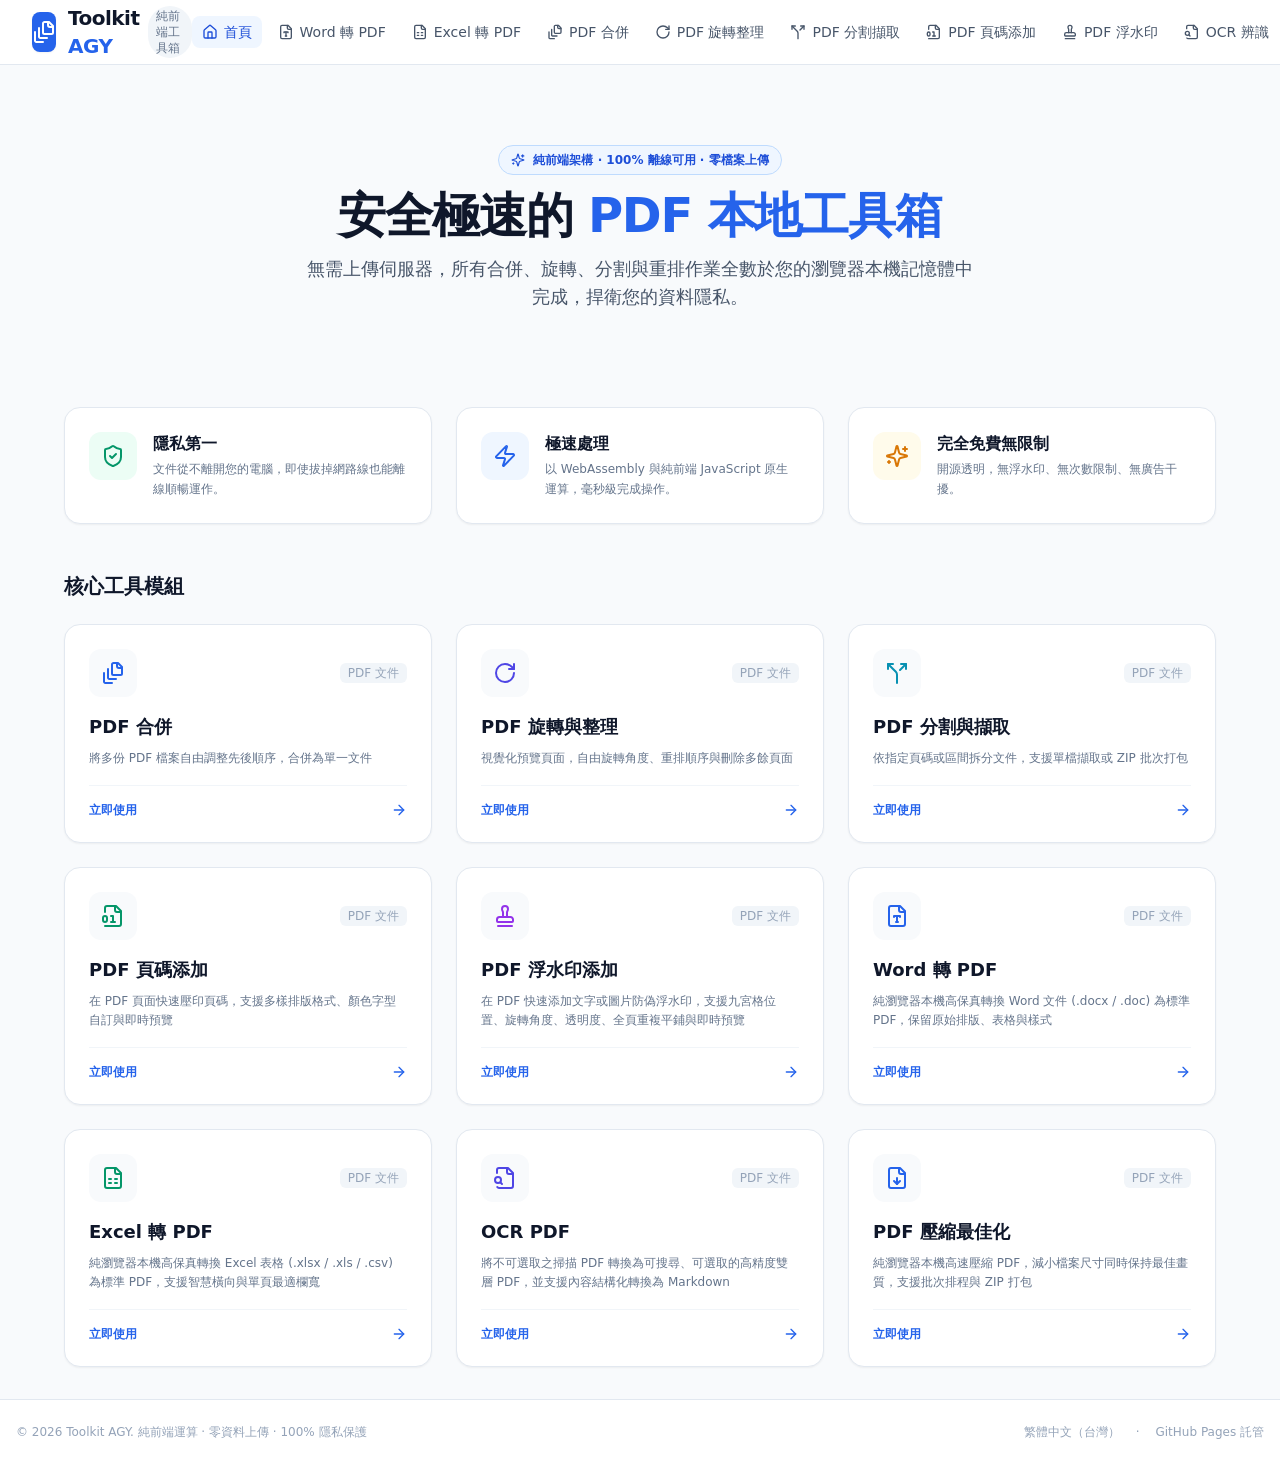
<file: index.html>
<!DOCTYPE html>
<html lang="zh-TW">
  <head>
    <meta charset="UTF-8" />
    <link rel="icon" type="image/svg+xml" href="./favicon.svg" />
    <meta name="viewport" content="width=device-width, initial-scale=1.0" />
    <meta name="description" content="Toolkit AGY - 純前端安全隱私 PDF 工具箱，支援 PDF 合併、分割與旋轉整理" />
    <title>Toolkit AGY - 純前端 PDF 工具箱</title>
    <script type="module" crossorigin src="./assets/index-D7gpKsRd.js"></script>
    <link rel="modulepreload" crossorigin href="./assets/react-vendor-D8_orAiP.js">
    <link rel="modulepreload" crossorigin href="./assets/lucide-DK7LSY31.js">
    <link rel="modulepreload" crossorigin href="./assets/pdf-lib-Cm4NnLkA.js">
    <link rel="modulepreload" crossorigin href="./assets/jszip-D7Kx0HE0.js">
    <link rel="stylesheet" crossorigin href="./assets/index-hYMmuWh2.css">
  </head>
  <body class="bg-slate-50 text-slate-800 antialiased min-h-screen">
    <div id="root"></div>
  </body>
</html>
</file>
<file: assets/index-hYMmuWh2.css>
*,:before,:after{--tw-border-spacing-x: 0;--tw-border-spacing-y: 0;--tw-translate-x: 0;--tw-translate-y: 0;--tw-rotate: 0;--tw-skew-x: 0;--tw-skew-y: 0;--tw-scale-x: 1;--tw-scale-y: 1;--tw-pan-x: ;--tw-pan-y: ;--tw-pinch-zoom: ;--tw-scroll-snap-strictness: proximity;--tw-gradient-from-position: ;--tw-gradient-via-position: ;--tw-gradient-to-position: ;--tw-ordinal: ;--tw-slashed-zero: ;--tw-numeric-figure: ;--tw-numeric-spacing: ;--tw-numeric-fraction: ;--tw-ring-inset: ;--tw-ring-offset-width: 0px;--tw-ring-offset-color: #fff;--tw-ring-color: rgb(59 130 246 / .5);--tw-ring-offset-shadow: 0 0 #0000;--tw-ring-shadow: 0 0 #0000;--tw-shadow: 0 0 #0000;--tw-shadow-colored: 0 0 #0000;--tw-blur: ;--tw-brightness: ;--tw-contrast: ;--tw-grayscale: ;--tw-hue-rotate: ;--tw-invert: ;--tw-saturate: ;--tw-sepia: ;--tw-drop-shadow: ;--tw-backdrop-blur: ;--tw-backdrop-brightness: ;--tw-backdrop-contrast: ;--tw-backdrop-grayscale: ;--tw-backdrop-hue-rotate: ;--tw-backdrop-invert: ;--tw-backdrop-opacity: ;--tw-backdrop-saturate: ;--tw-backdrop-sepia: ;--tw-contain-size: ;--tw-contain-layout: ;--tw-contain-paint: ;--tw-contain-style: }::backdrop{--tw-border-spacing-x: 0;--tw-border-spacing-y: 0;--tw-translate-x: 0;--tw-translate-y: 0;--tw-rotate: 0;--tw-skew-x: 0;--tw-skew-y: 0;--tw-scale-x: 1;--tw-scale-y: 1;--tw-pan-x: ;--tw-pan-y: ;--tw-pinch-zoom: ;--tw-scroll-snap-strictness: proximity;--tw-gradient-from-position: ;--tw-gradient-via-position: ;--tw-gradient-to-position: ;--tw-ordinal: ;--tw-slashed-zero: ;--tw-numeric-figure: ;--tw-numeric-spacing: ;--tw-numeric-fraction: ;--tw-ring-inset: ;--tw-ring-offset-width: 0px;--tw-ring-offset-color: #fff;--tw-ring-color: rgb(59 130 246 / .5);--tw-ring-offset-shadow: 0 0 #0000;--tw-ring-shadow: 0 0 #0000;--tw-shadow: 0 0 #0000;--tw-shadow-colored: 0 0 #0000;--tw-blur: ;--tw-brightness: ;--tw-contrast: ;--tw-grayscale: ;--tw-hue-rotate: ;--tw-invert: ;--tw-saturate: ;--tw-sepia: ;--tw-drop-shadow: ;--tw-backdrop-blur: ;--tw-backdrop-brightness: ;--tw-backdrop-contrast: ;--tw-backdrop-grayscale: ;--tw-backdrop-hue-rotate: ;--tw-backdrop-invert: ;--tw-backdrop-opacity: ;--tw-backdrop-saturate: ;--tw-backdrop-sepia: ;--tw-contain-size: ;--tw-contain-layout: ;--tw-contain-paint: ;--tw-contain-style: }*,:before,:after{box-sizing:border-box;border-width:0;border-style:solid;border-color:#e5e7eb}:before,:after{--tw-content: ""}html,:host{line-height:1.5;-webkit-text-size-adjust:100%;-moz-tab-size:4;-o-tab-size:4;tab-size:4;font-family:ui-sans-serif,system-ui,sans-serif,"Apple Color Emoji","Segoe UI Emoji",Segoe UI Symbol,"Noto Color Emoji";font-feature-settings:normal;font-variation-settings:normal;-webkit-tap-highlight-color:transparent}body{margin:0;line-height:inherit}hr{height:0;color:inherit;border-top-width:1px}abbr:where([title]){-webkit-text-decoration:underline dotted;text-decoration:underline dotted}h1,h2,h3,h4,h5,h6{font-size:inherit;font-weight:inherit}a{color:inherit;text-decoration:inherit}b,strong{font-weight:bolder}code,kbd,samp,pre{font-family:ui-monospace,SFMono-Regular,Menlo,Monaco,Consolas,Liberation Mono,Courier New,monospace;font-feature-settings:normal;font-variation-settings:normal;font-size:1em}small{font-size:80%}sub,sup{font-size:75%;line-height:0;position:relative;vertical-align:baseline}sub{bottom:-.25em}sup{top:-.5em}table{text-indent:0;border-color:inherit;border-collapse:collapse}button,input,optgroup,select,textarea{font-family:inherit;font-feature-settings:inherit;font-variation-settings:inherit;font-size:100%;font-weight:inherit;line-height:inherit;letter-spacing:inherit;color:inherit;margin:0;padding:0}button,select{text-transform:none}button,input:where([type=button]),input:where([type=reset]),input:where([type=submit]){-webkit-appearance:button;background-color:transparent;background-image:none}:-moz-focusring{outline:auto}:-moz-ui-invalid{box-shadow:none}progress{vertical-align:baseline}::-webkit-inner-spin-button,::-webkit-outer-spin-button{height:auto}[type=search]{-webkit-appearance:textfield;outline-offset:-2px}::-webkit-search-decoration{-webkit-appearance:none}::-webkit-file-upload-button{-webkit-appearance:button;font:inherit}summary{display:list-item}blockquote,dl,dd,h1,h2,h3,h4,h5,h6,hr,figure,p,pre{margin:0}fieldset{margin:0;padding:0}legend{padding:0}ol,ul,menu{list-style:none;margin:0;padding:0}dialog{padding:0}textarea{resize:vertical}input::-moz-placeholder,textarea::-moz-placeholder{opacity:1;color:#9ca3af}input::placeholder,textarea::placeholder{opacity:1;color:#9ca3af}button,[role=button]{cursor:pointer}:disabled{cursor:default}img,svg,video,canvas,audio,iframe,embed,object{display:block;vertical-align:middle}img,video{max-width:100%;height:auto}[hidden]:where(:not([hidden=until-found])){display:none}html,body{overflow-x:hidden;max-width:100%}body{--tw-bg-opacity: 1;background-color:rgb(248 250 252 / var(--tw-bg-opacity, 1));font-family:ui-sans-serif,system-ui,sans-serif,"Apple Color Emoji","Segoe UI Emoji",Segoe UI Symbol,"Noto Color Emoji";--tw-text-opacity: 1;color:rgb(15 23 42 / var(--tw-text-opacity, 1))}.\!container{width:100%!important}.container{width:100%}@media (min-width: 640px){.\!container{max-width:640px!important}.container{max-width:640px}}@media (min-width: 768px){.\!container{max-width:768px!important}.container{max-width:768px}}@media (min-width: 1024px){.\!container{max-width:1024px!important}.container{max-width:1024px}}@media (min-width: 1280px){.\!container{max-width:1280px!important}.container{max-width:1280px}}@media (min-width: 1536px){.\!container{max-width:1536px!important}.container{max-width:1536px}}.sr-only{position:absolute;width:1px;height:1px;padding:0;margin:-1px;overflow:hidden;clip:rect(0,0,0,0);white-space:nowrap;border-width:0}.pointer-events-none{pointer-events:none}.collapse{visibility:collapse}.fixed{position:fixed}.absolute{position:absolute}.relative{position:relative}.sticky{position:sticky}.inset-0{inset:0}.inset-y-0{top:0;bottom:0}.left-0{left:0}.right-0{right:0}.right-2{right:.5rem}.right-4{right:1rem}.top-0{top:0}.top-16{top:4rem}.top-2{top:.5rem}.top-4{top:1rem}.top-6{top:1.5rem}.z-10{z-index:10}.z-20{z-index:20}.z-30{z-index:30}.z-40{z-index:40}.z-50{z-index:50}.mx-0\.5{margin-left:.125rem;margin-right:.125rem}.mx-auto{margin-left:auto;margin-right:auto}.my-2{margin-top:.5rem;margin-bottom:.5rem}.my-3{margin-top:.75rem;margin-bottom:.75rem}.my-4{margin-top:1rem;margin-bottom:1rem}.my-6{margin-top:1.5rem;margin-bottom:1.5rem}.mb-1{margin-bottom:.25rem}.mb-1\.5{margin-bottom:.375rem}.mb-2{margin-bottom:.5rem}.mb-3{margin-bottom:.75rem}.mb-4{margin-bottom:1rem}.mb-6{margin-bottom:1.5rem}.ml-1{margin-left:.25rem}.ml-2{margin-left:.5rem}.ml-4{margin-left:1rem}.ml-auto{margin-left:auto}.mr-1{margin-right:.25rem}.mr-1\.5{margin-right:.375rem}.mt-0\.5{margin-top:.125rem}.mt-1{margin-top:.25rem}.mt-1\.5{margin-top:.375rem}.mt-2{margin-top:.5rem}.mt-2\.5{margin-top:.625rem}.mt-3{margin-top:.75rem}.mt-4{margin-top:1rem}.mt-5{margin-top:1.25rem}.mt-6{margin-top:1.5rem}.line-clamp-3{overflow:hidden;display:-webkit-box;-webkit-box-orient:vertical;-webkit-line-clamp:3}.block{display:block}.inline{display:inline}.flex{display:flex}.inline-flex{display:inline-flex}.table{display:table}.grid{display:grid}.contents{display:contents}.hidden{display:none}.aspect-\[3\/4\]{aspect-ratio:3/4}.h-1\.5{height:.375rem}.h-10{height:2.5rem}.h-12{height:3rem}.h-16{height:4rem}.h-2{height:.5rem}.h-2\.5{height:.625rem}.h-3{height:.75rem}.h-3\.5{height:.875rem}.h-4{height:1rem}.h-40{height:10rem}.h-5{height:1.25rem}.h-6{height:1.5rem}.h-64{height:16rem}.h-7{height:1.75rem}.h-8{height:2rem}.h-9{height:2.25rem}.h-\[90vh\]{height:90vh}.h-auto{height:auto}.h-full{height:100%}.max-h-48{max-height:12rem}.max-h-\[500px\]{max-height:500px}.max-h-\[520px\]{max-height:520px}.max-h-\[620px\]{max-height:620px}.max-h-\[90vh\]{max-height:90vh}.max-h-\[92vh\]{max-height:92vh}.max-h-\[calc\(100vh-4rem\)\]{max-height:calc(100vh - 4rem)}.max-h-full{max-height:100%}.min-h-\[260px\]{min-height:260px}.min-h-\[300px\]{min-height:300px}.min-h-\[320px\]{min-height:320px}.min-h-\[380px\]{min-height:380px}.min-h-\[420px\]{min-height:420px}.min-h-\[460px\]{min-height:460px}.min-h-screen{min-height:100vh}.w-1\/3{width:33.333333%}.w-1\/5{width:20%}.w-10{width:2.5rem}.w-12{width:3rem}.w-16{width:4rem}.w-2{width:.5rem}.w-2\/5{width:40%}.w-20{width:5rem}.w-24{width:6rem}.w-3{width:.75rem}.w-3\.5{width:.875rem}.w-4{width:1rem}.w-5{width:1.25rem}.w-56{width:14rem}.w-6{width:1.5rem}.w-7{width:1.75rem}.w-8{width:2rem}.w-9{width:2.25rem}.w-auto{width:auto}.w-full{width:100%}.w-px{width:1px}.w-screen{width:100vw}.min-w-0{min-width:0px}.min-w-\[50px\]{min-width:50px}.min-w-full{min-width:100%}.max-w-2xl{max-width:42rem}.max-w-4xl{max-width:56rem}.max-w-5xl{max-width:64rem}.max-w-6xl{max-width:72rem}.max-w-7xl{max-width:80rem}.max-w-full{max-width:100%}.max-w-md{max-width:28rem}.max-w-none{max-width:none}.max-w-sm{max-width:24rem}.max-w-xs{max-width:20rem}.flex-1{flex:1 1 0%}.flex-shrink-0,.shrink-0{flex-shrink:0}.border-collapse{border-collapse:collapse}.rotate-180{--tw-rotate: 180deg;transform:translate(var(--tw-translate-x),var(--tw-translate-y)) rotate(var(--tw-rotate)) skew(var(--tw-skew-x)) skewY(var(--tw-skew-y)) scaleX(var(--tw-scale-x)) scaleY(var(--tw-scale-y))}.scale-110{--tw-scale-x: 1.1;--tw-scale-y: 1.1;transform:translate(var(--tw-translate-x),var(--tw-translate-y)) rotate(var(--tw-rotate)) skew(var(--tw-skew-x)) skewY(var(--tw-skew-y)) scaleX(var(--tw-scale-x)) scaleY(var(--tw-scale-y))}.scale-\[1\.01\]{--tw-scale-x: 1.01;--tw-scale-y: 1.01;transform:translate(var(--tw-translate-x),var(--tw-translate-y)) rotate(var(--tw-rotate)) skew(var(--tw-skew-x)) skewY(var(--tw-skew-y)) scaleX(var(--tw-scale-x)) scaleY(var(--tw-scale-y))}.transform{transform:translate(var(--tw-translate-x),var(--tw-translate-y)) rotate(var(--tw-rotate)) skew(var(--tw-skew-x)) skewY(var(--tw-skew-y)) scaleX(var(--tw-scale-x)) scaleY(var(--tw-scale-y))}@keyframes pulse{50%{opacity:.5}}.animate-pulse{animation:pulse 2s cubic-bezier(.4,0,.6,1) infinite}@keyframes spin{to{transform:rotate(360deg)}}.animate-spin{animation:spin 1s linear infinite}.cursor-not-allowed{cursor:not-allowed}.cursor-pointer{cursor:pointer}.select-none{-webkit-user-select:none;-moz-user-select:none;user-select:none}.select-text{-webkit-user-select:text;-moz-user-select:text;user-select:text}.resize-none{resize:none}.resize{resize:both}.list-inside{list-style-position:inside}.list-outside{list-style-position:outside}.list-decimal{list-style-type:decimal}.list-disc{list-style-type:disc}.grid-cols-1{grid-template-columns:repeat(1,minmax(0,1fr))}.grid-cols-2{grid-template-columns:repeat(2,minmax(0,1fr))}.grid-cols-3{grid-template-columns:repeat(3,minmax(0,1fr))}.flex-col{flex-direction:column}.flex-wrap{flex-wrap:wrap}.items-start{align-items:flex-start}.items-center{align-items:center}.justify-end{justify-content:flex-end}.justify-center{justify-content:center}.justify-between{justify-content:space-between}.gap-1{gap:.25rem}.gap-1\.5{gap:.375rem}.gap-2{gap:.5rem}.gap-2\.5{gap:.625rem}.gap-3{gap:.75rem}.gap-3\.5{gap:.875rem}.gap-4{gap:1rem}.gap-6{gap:1.5rem}.space-x-0\.5>:not([hidden])~:not([hidden]){--tw-space-x-reverse: 0;margin-right:calc(.125rem * var(--tw-space-x-reverse));margin-left:calc(.125rem * calc(1 - var(--tw-space-x-reverse)))}.space-x-1>:not([hidden])~:not([hidden]){--tw-space-x-reverse: 0;margin-right:calc(.25rem * var(--tw-space-x-reverse));margin-left:calc(.25rem * calc(1 - var(--tw-space-x-reverse)))}.space-x-1\.5>:not([hidden])~:not([hidden]){--tw-space-x-reverse: 0;margin-right:calc(.375rem * var(--tw-space-x-reverse));margin-left:calc(.375rem * calc(1 - var(--tw-space-x-reverse)))}.space-x-2>:not([hidden])~:not([hidden]){--tw-space-x-reverse: 0;margin-right:calc(.5rem * var(--tw-space-x-reverse));margin-left:calc(.5rem * calc(1 - var(--tw-space-x-reverse)))}.space-x-2\.5>:not([hidden])~:not([hidden]){--tw-space-x-reverse: 0;margin-right:calc(.625rem * var(--tw-space-x-reverse));margin-left:calc(.625rem * calc(1 - var(--tw-space-x-reverse)))}.space-x-3>:not([hidden])~:not([hidden]){--tw-space-x-reverse: 0;margin-right:calc(.75rem * var(--tw-space-x-reverse));margin-left:calc(.75rem * calc(1 - var(--tw-space-x-reverse)))}.space-x-4>:not([hidden])~:not([hidden]){--tw-space-x-reverse: 0;margin-right:calc(1rem * var(--tw-space-x-reverse));margin-left:calc(1rem * calc(1 - var(--tw-space-x-reverse)))}.space-y-0\.5>:not([hidden])~:not([hidden]){--tw-space-y-reverse: 0;margin-top:calc(.125rem * calc(1 - var(--tw-space-y-reverse)));margin-bottom:calc(.125rem * var(--tw-space-y-reverse))}.space-y-1>:not([hidden])~:not([hidden]){--tw-space-y-reverse: 0;margin-top:calc(.25rem * calc(1 - var(--tw-space-y-reverse)));margin-bottom:calc(.25rem * var(--tw-space-y-reverse))}.space-y-1\.5>:not([hidden])~:not([hidden]){--tw-space-y-reverse: 0;margin-top:calc(.375rem * calc(1 - var(--tw-space-y-reverse)));margin-bottom:calc(.375rem * var(--tw-space-y-reverse))}.space-y-12>:not([hidden])~:not([hidden]){--tw-space-y-reverse: 0;margin-top:calc(3rem * calc(1 - var(--tw-space-y-reverse)));margin-bottom:calc(3rem * var(--tw-space-y-reverse))}.space-y-2>:not([hidden])~:not([hidden]){--tw-space-y-reverse: 0;margin-top:calc(.5rem * calc(1 - var(--tw-space-y-reverse)));margin-bottom:calc(.5rem * var(--tw-space-y-reverse))}.space-y-2\.5>:not([hidden])~:not([hidden]){--tw-space-y-reverse: 0;margin-top:calc(.625rem * calc(1 - var(--tw-space-y-reverse)));margin-bottom:calc(.625rem * var(--tw-space-y-reverse))}.space-y-3>:not([hidden])~:not([hidden]){--tw-space-y-reverse: 0;margin-top:calc(.75rem * calc(1 - var(--tw-space-y-reverse)));margin-bottom:calc(.75rem * var(--tw-space-y-reverse))}.space-y-4>:not([hidden])~:not([hidden]){--tw-space-y-reverse: 0;margin-top:calc(1rem * calc(1 - var(--tw-space-y-reverse)));margin-bottom:calc(1rem * var(--tw-space-y-reverse))}.space-y-5>:not([hidden])~:not([hidden]){--tw-space-y-reverse: 0;margin-top:calc(1.25rem * calc(1 - var(--tw-space-y-reverse)));margin-bottom:calc(1.25rem * var(--tw-space-y-reverse))}.space-y-6>:not([hidden])~:not([hidden]){--tw-space-y-reverse: 0;margin-top:calc(1.5rem * calc(1 - var(--tw-space-y-reverse)));margin-bottom:calc(1.5rem * var(--tw-space-y-reverse))}.divide-y>:not([hidden])~:not([hidden]){--tw-divide-y-reverse: 0;border-top-width:calc(1px * calc(1 - var(--tw-divide-y-reverse)));border-bottom-width:calc(1px * var(--tw-divide-y-reverse))}.divide-gray-200>:not([hidden])~:not([hidden]){--tw-divide-opacity: 1;border-color:rgb(229 231 235 / var(--tw-divide-opacity, 1))}.divide-slate-100>:not([hidden])~:not([hidden]){--tw-divide-opacity: 1;border-color:rgb(241 245 249 / var(--tw-divide-opacity, 1))}.self-start{align-self:flex-start}.self-end{align-self:flex-end}.overflow-auto{overflow:auto}.overflow-hidden{overflow:hidden}.overflow-x-auto{overflow-x:auto}.overflow-y-auto{overflow-y:auto}.truncate{overflow:hidden;text-overflow:ellipsis;white-space:nowrap}.whitespace-nowrap{white-space:nowrap}.whitespace-pre-line{white-space:pre-line}.whitespace-pre-wrap{white-space:pre-wrap}.rounded{border-radius:.25rem}.rounded-2xl{border-radius:1rem}.rounded-full{border-radius:9999px}.rounded-lg{border-radius:.5rem}.rounded-md{border-radius:.375rem}.rounded-sm{border-radius:.125rem}.rounded-xl{border-radius:.75rem}.rounded-r{border-top-right-radius:.25rem;border-bottom-right-radius:.25rem}.border{border-width:1px}.border-2{border-width:2px}.border-b{border-bottom-width:1px}.border-l{border-left-width:1px}.border-l-4{border-left-width:4px}.border-r{border-right-width:1px}.border-t{border-top-width:1px}.border-dashed{border-style:dashed}.border-amber-200{--tw-border-opacity: 1;border-color:rgb(253 230 138 / var(--tw-border-opacity, 1))}.border-amber-200\/80{border-color:#fde68acc}.border-blue-100{--tw-border-opacity: 1;border-color:rgb(219 234 254 / var(--tw-border-opacity, 1))}.border-blue-100\/60{border-color:#dbeafe99}.border-blue-100\/70{border-color:#dbeafeb3}.border-blue-200{--tw-border-opacity: 1;border-color:rgb(191 219 254 / var(--tw-border-opacity, 1))}.border-blue-300{--tw-border-opacity: 1;border-color:rgb(147 197 253 / var(--tw-border-opacity, 1))}.border-blue-400{--tw-border-opacity: 1;border-color:rgb(96 165 250 / var(--tw-border-opacity, 1))}.border-blue-500{--tw-border-opacity: 1;border-color:rgb(59 130 246 / var(--tw-border-opacity, 1))}.border-blue-600{--tw-border-opacity: 1;border-color:rgb(37 99 235 / var(--tw-border-opacity, 1))}.border-cyan-500{--tw-border-opacity: 1;border-color:rgb(6 182 212 / var(--tw-border-opacity, 1))}.border-emerald-100\/80{border-color:#d1fae5cc}.border-emerald-200{--tw-border-opacity: 1;border-color:rgb(167 243 208 / var(--tw-border-opacity, 1))}.border-emerald-200\/60{border-color:#a7f3d099}.border-emerald-200\/70{border-color:#a7f3d0b3}.border-emerald-300{--tw-border-opacity: 1;border-color:rgb(110 231 183 / var(--tw-border-opacity, 1))}.border-emerald-400{--tw-border-opacity: 1;border-color:rgb(52 211 153 / var(--tw-border-opacity, 1))}.border-emerald-500{--tw-border-opacity: 1;border-color:rgb(16 185 129 / var(--tw-border-opacity, 1))}.border-gray-100{--tw-border-opacity: 1;border-color:rgb(243 244 246 / var(--tw-border-opacity, 1))}.border-gray-200{--tw-border-opacity: 1;border-color:rgb(229 231 235 / var(--tw-border-opacity, 1))}.border-gray-200\/50{border-color:#e5e7eb80}.border-gray-200\/60{border-color:#e5e7eb99}.border-gray-300{--tw-border-opacity: 1;border-color:rgb(209 213 219 / var(--tw-border-opacity, 1))}.border-gray-300\/50{border-color:#d1d5db80}.border-gray-800{--tw-border-opacity: 1;border-color:rgb(31 41 55 / var(--tw-border-opacity, 1))}.border-indigo-200{--tw-border-opacity: 1;border-color:rgb(199 210 254 / var(--tw-border-opacity, 1))}.border-indigo-500{--tw-border-opacity: 1;border-color:rgb(99 102 241 / var(--tw-border-opacity, 1))}.border-indigo-600{--tw-border-opacity: 1;border-color:rgb(79 70 229 / var(--tw-border-opacity, 1))}.border-red-200{--tw-border-opacity: 1;border-color:rgb(254 202 202 / var(--tw-border-opacity, 1))}.border-red-300{--tw-border-opacity: 1;border-color:rgb(252 165 165 / var(--tw-border-opacity, 1))}.border-red-400{--tw-border-opacity: 1;border-color:rgb(248 113 113 / var(--tw-border-opacity, 1))}.border-red-500{--tw-border-opacity: 1;border-color:rgb(239 68 68 / var(--tw-border-opacity, 1))}.border-rose-200{--tw-border-opacity: 1;border-color:rgb(254 205 211 / var(--tw-border-opacity, 1))}.border-slate-100{--tw-border-opacity: 1;border-color:rgb(241 245 249 / var(--tw-border-opacity, 1))}.border-slate-200{--tw-border-opacity: 1;border-color:rgb(226 232 240 / var(--tw-border-opacity, 1))}.border-slate-200\/80{border-color:#e2e8f0cc}.border-slate-300{--tw-border-opacity: 1;border-color:rgb(203 213 225 / var(--tw-border-opacity, 1))}.bg-amber-100{--tw-bg-opacity: 1;background-color:rgb(254 243 199 / var(--tw-bg-opacity, 1))}.bg-amber-50{--tw-bg-opacity: 1;background-color:rgb(255 251 235 / var(--tw-bg-opacity, 1))}.bg-amber-50\/40{background-color:#fffbeb66}.bg-amber-50\/70{background-color:#fffbebb3}.bg-amber-500\/80{background-color:#f59e0bcc}.bg-amber-600{--tw-bg-opacity: 1;background-color:rgb(217 119 6 / var(--tw-bg-opacity, 1))}.bg-black\/60{background-color:#0009}.bg-blue-100{--tw-bg-opacity: 1;background-color:rgb(219 234 254 / var(--tw-bg-opacity, 1))}.bg-blue-100\/80{background-color:#dbeafecc}.bg-blue-50{--tw-bg-opacity: 1;background-color:rgb(239 246 255 / var(--tw-bg-opacity, 1))}.bg-blue-50\/20{background-color:#eff6ff33}.bg-blue-50\/40{background-color:#eff6ff66}.bg-blue-50\/50{background-color:#eff6ff80}.bg-blue-50\/60{background-color:#eff6ff99}.bg-blue-50\/80{background-color:#eff6ffcc}.bg-blue-600{--tw-bg-opacity: 1;background-color:rgb(37 99 235 / var(--tw-bg-opacity, 1))}.bg-cyan-50{--tw-bg-opacity: 1;background-color:rgb(236 254 255 / var(--tw-bg-opacity, 1))}.bg-cyan-50\/50{background-color:#ecfeff80}.bg-cyan-600{--tw-bg-opacity: 1;background-color:rgb(8 145 178 / var(--tw-bg-opacity, 1))}.bg-emerald-100{--tw-bg-opacity: 1;background-color:rgb(209 250 229 / var(--tw-bg-opacity, 1))}.bg-emerald-200{--tw-bg-opacity: 1;background-color:rgb(167 243 208 / var(--tw-bg-opacity, 1))}.bg-emerald-50{--tw-bg-opacity: 1;background-color:rgb(236 253 245 / var(--tw-bg-opacity, 1))}.bg-emerald-50\/50{background-color:#ecfdf580}.bg-emerald-50\/60{background-color:#ecfdf599}.bg-emerald-50\/70{background-color:#ecfdf5b3}.bg-emerald-50\/80{background-color:#ecfdf5cc}.bg-emerald-600{--tw-bg-opacity: 1;background-color:rgb(5 150 105 / var(--tw-bg-opacity, 1))}.bg-gray-100{--tw-bg-opacity: 1;background-color:rgb(243 244 246 / var(--tw-bg-opacity, 1))}.bg-gray-100\/50{background-color:#f3f4f680}.bg-gray-200{--tw-bg-opacity: 1;background-color:rgb(229 231 235 / var(--tw-bg-opacity, 1))}.bg-gray-50{--tw-bg-opacity: 1;background-color:rgb(249 250 251 / var(--tw-bg-opacity, 1))}.bg-gray-50\/50{background-color:#f9fafb80}.bg-gray-50\/60{background-color:#f9fafb99}.bg-gray-800{--tw-bg-opacity: 1;background-color:rgb(31 41 55 / var(--tw-bg-opacity, 1))}.bg-gray-900{--tw-bg-opacity: 1;background-color:rgb(17 24 39 / var(--tw-bg-opacity, 1))}.bg-indigo-100{--tw-bg-opacity: 1;background-color:rgb(224 231 255 / var(--tw-bg-opacity, 1))}.bg-indigo-50{--tw-bg-opacity: 1;background-color:rgb(238 242 255 / var(--tw-bg-opacity, 1))}.bg-indigo-50\/40{background-color:#eef2ff66}.bg-indigo-50\/60{background-color:#eef2ff99}.bg-indigo-50\/70{background-color:#eef2ffb3}.bg-indigo-600{--tw-bg-opacity: 1;background-color:rgb(79 70 229 / var(--tw-bg-opacity, 1))}.bg-red-50{--tw-bg-opacity: 1;background-color:rgb(254 242 242 / var(--tw-bg-opacity, 1))}.bg-red-50\/20{background-color:#fef2f233}.bg-red-50\/40{background-color:#fef2f266}.bg-red-600{--tw-bg-opacity: 1;background-color:rgb(220 38 38 / var(--tw-bg-opacity, 1))}.bg-rose-50{--tw-bg-opacity: 1;background-color:rgb(255 241 242 / var(--tw-bg-opacity, 1))}.bg-rose-50\/20{background-color:#fff1f233}.bg-rose-600{--tw-bg-opacity: 1;background-color:rgb(225 29 72 / var(--tw-bg-opacity, 1))}.bg-slate-100{--tw-bg-opacity: 1;background-color:rgb(241 245 249 / var(--tw-bg-opacity, 1))}.bg-slate-100\/70{background-color:#f1f5f9b3}.bg-slate-200{--tw-bg-opacity: 1;background-color:rgb(226 232 240 / var(--tw-bg-opacity, 1))}.bg-slate-200\/50{background-color:#e2e8f080}.bg-slate-200\/60{background-color:#e2e8f099}.bg-slate-200\/80{background-color:#e2e8f0cc}.bg-slate-50{--tw-bg-opacity: 1;background-color:rgb(248 250 252 / var(--tw-bg-opacity, 1))}.bg-slate-50\/50{background-color:#f8fafc80}.bg-slate-50\/80{background-color:#f8fafccc}.bg-slate-900{--tw-bg-opacity: 1;background-color:rgb(15 23 42 / var(--tw-bg-opacity, 1))}.bg-slate-900\/40{background-color:#0f172a66}.bg-slate-900\/50{background-color:#0f172a80}.bg-slate-900\/60{background-color:#0f172a99}.bg-slate-900\/70{background-color:#0f172ab3}.bg-teal-100{--tw-bg-opacity: 1;background-color:rgb(204 251 241 / var(--tw-bg-opacity, 1))}.bg-teal-50{--tw-bg-opacity: 1;background-color:rgb(240 253 250 / var(--tw-bg-opacity, 1))}.bg-white{--tw-bg-opacity: 1;background-color:rgb(255 255 255 / var(--tw-bg-opacity, 1))}.bg-white\/70{background-color:#ffffffb3}.bg-white\/80{background-color:#fffc}.bg-white\/95{background-color:#fffffff2}.bg-gradient-to-br{background-image:linear-gradient(to bottom right,var(--tw-gradient-stops))}.bg-gradient-to-r{background-image:linear-gradient(to right,var(--tw-gradient-stops))}.from-blue-50\/50{--tw-gradient-from: rgb(239 246 255 / .5) var(--tw-gradient-from-position);--tw-gradient-to: rgb(239 246 255 / 0) var(--tw-gradient-to-position);--tw-gradient-stops: var(--tw-gradient-from), var(--tw-gradient-to)}.from-blue-50\/90{--tw-gradient-from: rgb(239 246 255 / .9) var(--tw-gradient-from-position);--tw-gradient-to: rgb(239 246 255 / 0) var(--tw-gradient-to-position);--tw-gradient-stops: var(--tw-gradient-from), var(--tw-gradient-to)}.from-emerald-50{--tw-gradient-from: #ecfdf5 var(--tw-gradient-from-position);--tw-gradient-to: rgb(236 253 245 / 0) var(--tw-gradient-to-position);--tw-gradient-stops: var(--tw-gradient-from), var(--tw-gradient-to)}.from-emerald-50\/90{--tw-gradient-from: rgb(236 253 245 / .9) var(--tw-gradient-from-position);--tw-gradient-to: rgb(236 253 245 / 0) var(--tw-gradient-to-position);--tw-gradient-stops: var(--tw-gradient-from), var(--tw-gradient-to)}.via-indigo-50\/60{--tw-gradient-to: rgb(238 242 255 / 0) var(--tw-gradient-to-position);--tw-gradient-stops: var(--tw-gradient-from), rgb(238 242 255 / .6) var(--tw-gradient-via-position), var(--tw-gradient-to)}.via-teal-50\/60{--tw-gradient-to: rgb(240 253 250 / 0) var(--tw-gradient-to-position);--tw-gradient-stops: var(--tw-gradient-from), rgb(240 253 250 / .6) var(--tw-gradient-via-position), var(--tw-gradient-to)}.to-indigo-50\/40{--tw-gradient-to: rgb(238 242 255 / .4) var(--tw-gradient-to-position)}.to-teal-50\/60{--tw-gradient-to: rgb(240 253 250 / .6) var(--tw-gradient-to-position)}.to-white{--tw-gradient-to: #fff var(--tw-gradient-to-position)}.fill-current{fill:currentColor}.stroke-1{stroke-width:1}.object-contain{-o-object-fit:contain;object-fit:contain}.p-0\.5{padding:.125rem}.p-1{padding:.25rem}.p-1\.5{padding:.375rem}.p-2{padding:.5rem}.p-2\.5{padding:.625rem}.p-3{padding:.75rem}.p-3\.5{padding:.875rem}.p-4{padding:1rem}.p-5{padding:1.25rem}.p-6{padding:1.5rem}.p-8{padding:2rem}.px-1{padding-left:.25rem;padding-right:.25rem}.px-1\.5{padding-left:.375rem;padding-right:.375rem}.px-2{padding-left:.5rem;padding-right:.5rem}.px-2\.5{padding-left:.625rem;padding-right:.625rem}.px-3{padding-left:.75rem;padding-right:.75rem}.px-3\.5{padding-left:.875rem;padding-right:.875rem}.px-4{padding-left:1rem;padding-right:1rem}.px-5{padding-left:1.25rem;padding-right:1.25rem}.px-6{padding-left:1.5rem;padding-right:1.5rem}.py-0\.5{padding-top:.125rem;padding-bottom:.125rem}.py-1{padding-top:.25rem;padding-bottom:.25rem}.py-1\.5{padding-top:.375rem;padding-bottom:.375rem}.py-12{padding-top:3rem;padding-bottom:3rem}.py-2{padding-top:.5rem;padding-bottom:.5rem}.py-2\.5{padding-top:.625rem;padding-bottom:.625rem}.py-3{padding-top:.75rem;padding-bottom:.75rem}.py-3\.5{padding-top:.875rem;padding-bottom:.875rem}.py-6{padding-top:1.5rem;padding-bottom:1.5rem}.py-8{padding-top:2rem;padding-bottom:2rem}.pb-1{padding-bottom:.25rem}.pb-12{padding-bottom:3rem}.pb-3{padding-bottom:.75rem}.pb-4{padding-bottom:1rem}.pl-1{padding-left:.25rem}.pl-10{padding-left:2.5rem}.pl-3{padding-left:.75rem}.pl-3\.5{padding-left:.875rem}.pl-5{padding-left:1.25rem}.pr-9{padding-right:2.25rem}.pt-1{padding-top:.25rem}.pt-2{padding-top:.5rem}.pt-3{padding-top:.75rem}.pt-4{padding-top:1rem}.pt-6{padding-top:1.5rem}.text-left{text-align:left}.text-center{text-align:center}.text-right{text-align:right}.font-mono{font-family:ui-monospace,SFMono-Regular,Menlo,Monaco,Consolas,Liberation Mono,Courier New,monospace}.font-sans{font-family:ui-sans-serif,system-ui,sans-serif,"Apple Color Emoji","Segoe UI Emoji",Segoe UI Symbol,"Noto Color Emoji"}.text-2xl{font-size:1.5rem;line-height:2rem}.text-3xl{font-size:1.875rem;line-height:2.25rem}.text-\[10px\]{font-size:10px}.text-\[11px\]{font-size:11px}.text-base{font-size:1rem;line-height:1.5rem}.text-lg{font-size:1.125rem;line-height:1.75rem}.text-sm{font-size:.875rem;line-height:1.25rem}.text-xl{font-size:1.25rem;line-height:1.75rem}.text-xs{font-size:.75rem;line-height:1rem}.font-bold{font-weight:700}.font-extrabold{font-weight:800}.font-medium{font-weight:500}.font-normal{font-weight:400}.font-semibold{font-weight:600}.uppercase{text-transform:uppercase}.italic{font-style:italic}.leading-relaxed{line-height:1.625}.leading-snug{line-height:1.375}.leading-tight{line-height:1.25}.tracking-tight{letter-spacing:-.025em}.tracking-wider{letter-spacing:.05em}.text-amber-500{--tw-text-opacity: 1;color:rgb(245 158 11 / var(--tw-text-opacity, 1))}.text-amber-600{--tw-text-opacity: 1;color:rgb(217 119 6 / var(--tw-text-opacity, 1))}.text-amber-700{--tw-text-opacity: 1;color:rgb(180 83 9 / var(--tw-text-opacity, 1))}.text-amber-800{--tw-text-opacity: 1;color:rgb(146 64 14 / var(--tw-text-opacity, 1))}.text-amber-800\/90{color:#92400ee6}.text-amber-900{--tw-text-opacity: 1;color:rgb(120 53 15 / var(--tw-text-opacity, 1))}.text-blue-500{--tw-text-opacity: 1;color:rgb(59 130 246 / var(--tw-text-opacity, 1))}.text-blue-600{--tw-text-opacity: 1;color:rgb(37 99 235 / var(--tw-text-opacity, 1))}.text-blue-700{--tw-text-opacity: 1;color:rgb(29 78 216 / var(--tw-text-opacity, 1))}.text-blue-800{--tw-text-opacity: 1;color:rgb(30 64 175 / var(--tw-text-opacity, 1))}.text-blue-900{--tw-text-opacity: 1;color:rgb(30 58 138 / var(--tw-text-opacity, 1))}.text-cyan-600{--tw-text-opacity: 1;color:rgb(8 145 178 / var(--tw-text-opacity, 1))}.text-emerald-500{--tw-text-opacity: 1;color:rgb(16 185 129 / var(--tw-text-opacity, 1))}.text-emerald-600{--tw-text-opacity: 1;color:rgb(5 150 105 / var(--tw-text-opacity, 1))}.text-emerald-700{--tw-text-opacity: 1;color:rgb(4 120 87 / var(--tw-text-opacity, 1))}.text-emerald-800{--tw-text-opacity: 1;color:rgb(6 95 70 / var(--tw-text-opacity, 1))}.text-emerald-900{--tw-text-opacity: 1;color:rgb(6 78 59 / var(--tw-text-opacity, 1))}.text-gray-100{--tw-text-opacity: 1;color:rgb(243 244 246 / var(--tw-text-opacity, 1))}.text-gray-300{--tw-text-opacity: 1;color:rgb(209 213 219 / var(--tw-text-opacity, 1))}.text-gray-400{--tw-text-opacity: 1;color:rgb(156 163 175 / var(--tw-text-opacity, 1))}.text-gray-500{--tw-text-opacity: 1;color:rgb(107 114 128 / var(--tw-text-opacity, 1))}.text-gray-600{--tw-text-opacity: 1;color:rgb(75 85 99 / var(--tw-text-opacity, 1))}.text-gray-700{--tw-text-opacity: 1;color:rgb(55 65 81 / var(--tw-text-opacity, 1))}.text-gray-800{--tw-text-opacity: 1;color:rgb(31 41 55 / var(--tw-text-opacity, 1))}.text-gray-900{--tw-text-opacity: 1;color:rgb(17 24 39 / var(--tw-text-opacity, 1))}.text-indigo-500{--tw-text-opacity: 1;color:rgb(99 102 241 / var(--tw-text-opacity, 1))}.text-indigo-600{--tw-text-opacity: 1;color:rgb(79 70 229 / var(--tw-text-opacity, 1))}.text-indigo-700{--tw-text-opacity: 1;color:rgb(67 56 202 / var(--tw-text-opacity, 1))}.text-purple-600{--tw-text-opacity: 1;color:rgb(147 51 234 / var(--tw-text-opacity, 1))}.text-red-400{--tw-text-opacity: 1;color:rgb(248 113 113 / var(--tw-text-opacity, 1))}.text-red-500{--tw-text-opacity: 1;color:rgb(239 68 68 / var(--tw-text-opacity, 1))}.text-red-600{--tw-text-opacity: 1;color:rgb(220 38 38 / var(--tw-text-opacity, 1))}.text-red-700{--tw-text-opacity: 1;color:rgb(185 28 28 / var(--tw-text-opacity, 1))}.text-rose-600{--tw-text-opacity: 1;color:rgb(225 29 72 / var(--tw-text-opacity, 1))}.text-rose-700{--tw-text-opacity: 1;color:rgb(190 18 60 / var(--tw-text-opacity, 1))}.text-rose-800{--tw-text-opacity: 1;color:rgb(159 18 57 / var(--tw-text-opacity, 1))}.text-slate-300{--tw-text-opacity: 1;color:rgb(203 213 225 / var(--tw-text-opacity, 1))}.text-slate-400{--tw-text-opacity: 1;color:rgb(148 163 184 / var(--tw-text-opacity, 1))}.text-slate-500{--tw-text-opacity: 1;color:rgb(100 116 139 / var(--tw-text-opacity, 1))}.text-slate-600{--tw-text-opacity: 1;color:rgb(71 85 105 / var(--tw-text-opacity, 1))}.text-slate-700{--tw-text-opacity: 1;color:rgb(51 65 85 / var(--tw-text-opacity, 1))}.text-slate-800{--tw-text-opacity: 1;color:rgb(30 41 59 / var(--tw-text-opacity, 1))}.text-slate-900{--tw-text-opacity: 1;color:rgb(15 23 42 / var(--tw-text-opacity, 1))}.text-teal-600{--tw-text-opacity: 1;color:rgb(13 148 136 / var(--tw-text-opacity, 1))}.text-teal-700{--tw-text-opacity: 1;color:rgb(15 118 110 / var(--tw-text-opacity, 1))}.text-teal-800{--tw-text-opacity: 1;color:rgb(17 94 89 / var(--tw-text-opacity, 1))}.text-white{--tw-text-opacity: 1;color:rgb(255 255 255 / var(--tw-text-opacity, 1))}.underline{text-decoration-line:underline}.line-through{text-decoration-line:line-through}.antialiased{-webkit-font-smoothing:antialiased;-moz-osx-font-smoothing:grayscale}.accent-blue-600{accent-color:#2563eb}.opacity-50{opacity:.5}.opacity-60{opacity:.6}.opacity-75{opacity:.75}.shadow{--tw-shadow: 0 1px 3px 0 rgb(0 0 0 / .1), 0 1px 2px -1px rgb(0 0 0 / .1);--tw-shadow-colored: 0 1px 3px 0 var(--tw-shadow-color), 0 1px 2px -1px var(--tw-shadow-color);box-shadow:var(--tw-ring-offset-shadow, 0 0 #0000),var(--tw-ring-shadow, 0 0 #0000),var(--tw-shadow)}.shadow-2xl{--tw-shadow: 0 25px 50px -12px rgb(0 0 0 / .25);--tw-shadow-colored: 0 25px 50px -12px var(--tw-shadow-color);box-shadow:var(--tw-ring-offset-shadow, 0 0 #0000),var(--tw-ring-shadow, 0 0 #0000),var(--tw-shadow)}.shadow-inner{--tw-shadow: inset 0 2px 4px 0 rgb(0 0 0 / .05);--tw-shadow-colored: inset 0 2px 4px 0 var(--tw-shadow-color);box-shadow:var(--tw-ring-offset-shadow, 0 0 #0000),var(--tw-ring-shadow, 0 0 #0000),var(--tw-shadow)}.shadow-lg{--tw-shadow: 0 10px 15px -3px rgb(0 0 0 / .1), 0 4px 6px -4px rgb(0 0 0 / .1);--tw-shadow-colored: 0 10px 15px -3px var(--tw-shadow-color), 0 4px 6px -4px var(--tw-shadow-color);box-shadow:var(--tw-ring-offset-shadow, 0 0 #0000),var(--tw-ring-shadow, 0 0 #0000),var(--tw-shadow)}.shadow-md{--tw-shadow: 0 4px 6px -1px rgb(0 0 0 / .1), 0 2px 4px -2px rgb(0 0 0 / .1);--tw-shadow-colored: 0 4px 6px -1px var(--tw-shadow-color), 0 2px 4px -2px var(--tw-shadow-color);box-shadow:var(--tw-ring-offset-shadow, 0 0 #0000),var(--tw-ring-shadow, 0 0 #0000),var(--tw-shadow)}.shadow-sm{--tw-shadow: 0 1px 2px 0 rgb(0 0 0 / .05);--tw-shadow-colored: 0 1px 2px 0 var(--tw-shadow-color);box-shadow:var(--tw-ring-offset-shadow, 0 0 #0000),var(--tw-ring-shadow, 0 0 #0000),var(--tw-shadow)}.shadow-xl{--tw-shadow: 0 20px 25px -5px rgb(0 0 0 / .1), 0 8px 10px -6px rgb(0 0 0 / .1);--tw-shadow-colored: 0 20px 25px -5px var(--tw-shadow-color), 0 8px 10px -6px var(--tw-shadow-color);box-shadow:var(--tw-ring-offset-shadow, 0 0 #0000),var(--tw-ring-shadow, 0 0 #0000),var(--tw-shadow)}.shadow-blue-200{--tw-shadow-color: #bfdbfe;--tw-shadow: var(--tw-shadow-colored)}.shadow-blue-500\/10{--tw-shadow-color: rgb(59 130 246 / .1);--tw-shadow: var(--tw-shadow-colored)}.shadow-blue-500\/20{--tw-shadow-color: rgb(59 130 246 / .2);--tw-shadow: var(--tw-shadow-colored)}.shadow-emerald-200{--tw-shadow-color: #a7f3d0;--tw-shadow: var(--tw-shadow-colored)}.shadow-indigo-600\/20{--tw-shadow-color: rgb(79 70 229 / .2);--tw-shadow: var(--tw-shadow-colored)}.outline-none{outline:2px solid transparent;outline-offset:2px}.ring-1{--tw-ring-offset-shadow: var(--tw-ring-inset) 0 0 0 var(--tw-ring-offset-width) var(--tw-ring-offset-color);--tw-ring-shadow: var(--tw-ring-inset) 0 0 0 calc(1px + var(--tw-ring-offset-width)) var(--tw-ring-color);box-shadow:var(--tw-ring-offset-shadow),var(--tw-ring-shadow),var(--tw-shadow, 0 0 #0000)}.ring-2{--tw-ring-offset-shadow: var(--tw-ring-inset) 0 0 0 var(--tw-ring-offset-width) var(--tw-ring-offset-color);--tw-ring-shadow: var(--tw-ring-inset) 0 0 0 calc(2px + var(--tw-ring-offset-width)) var(--tw-ring-color);box-shadow:var(--tw-ring-offset-shadow),var(--tw-ring-shadow),var(--tw-shadow, 0 0 #0000)}.ring-4{--tw-ring-offset-shadow: var(--tw-ring-inset) 0 0 0 var(--tw-ring-offset-width) var(--tw-ring-offset-color);--tw-ring-shadow: var(--tw-ring-inset) 0 0 0 calc(4px + var(--tw-ring-offset-width)) var(--tw-ring-color);box-shadow:var(--tw-ring-offset-shadow),var(--tw-ring-shadow),var(--tw-shadow, 0 0 #0000)}.ring-blue-100{--tw-ring-opacity: 1;--tw-ring-color: rgb(219 234 254 / var(--tw-ring-opacity, 1))}.ring-blue-500{--tw-ring-opacity: 1;--tw-ring-color: rgb(59 130 246 / var(--tw-ring-opacity, 1))}.ring-emerald-100{--tw-ring-opacity: 1;--tw-ring-color: rgb(209 250 229 / var(--tw-ring-opacity, 1))}.ring-emerald-500\/10{--tw-ring-color: rgb(16 185 129 / .1)}.ring-emerald-500\/20{--tw-ring-color: rgb(16 185 129 / .2)}.ring-indigo-600{--tw-ring-opacity: 1;--tw-ring-color: rgb(79 70 229 / var(--tw-ring-opacity, 1))}.filter{filter:var(--tw-blur) var(--tw-brightness) var(--tw-contrast) var(--tw-grayscale) var(--tw-hue-rotate) var(--tw-invert) var(--tw-saturate) var(--tw-sepia) var(--tw-drop-shadow)}.backdrop-blur-\[1px\]{--tw-backdrop-blur: blur(1px);backdrop-filter:var(--tw-backdrop-blur) var(--tw-backdrop-brightness) var(--tw-backdrop-contrast) var(--tw-backdrop-grayscale) var(--tw-backdrop-hue-rotate) var(--tw-backdrop-invert) var(--tw-backdrop-opacity) var(--tw-backdrop-saturate) var(--tw-backdrop-sepia)}.backdrop-blur-\[2px\]{--tw-backdrop-blur: blur(2px);backdrop-filter:var(--tw-backdrop-blur) var(--tw-backdrop-brightness) var(--tw-backdrop-contrast) var(--tw-backdrop-grayscale) var(--tw-backdrop-hue-rotate) var(--tw-backdrop-invert) var(--tw-backdrop-opacity) var(--tw-backdrop-saturate) var(--tw-backdrop-sepia)}.backdrop-blur-md{--tw-backdrop-blur: blur(12px);backdrop-filter:var(--tw-backdrop-blur) var(--tw-backdrop-brightness) var(--tw-backdrop-contrast) var(--tw-backdrop-grayscale) var(--tw-backdrop-hue-rotate) var(--tw-backdrop-invert) var(--tw-backdrop-opacity) var(--tw-backdrop-saturate) var(--tw-backdrop-sepia)}.backdrop-blur-sm{--tw-backdrop-blur: blur(4px);backdrop-filter:var(--tw-backdrop-blur) var(--tw-backdrop-brightness) var(--tw-backdrop-contrast) var(--tw-backdrop-grayscale) var(--tw-backdrop-hue-rotate) var(--tw-backdrop-invert) var(--tw-backdrop-opacity) var(--tw-backdrop-saturate) var(--tw-backdrop-sepia)}.transition{transition-property:color,background-color,border-color,text-decoration-color,fill,stroke,opacity,box-shadow,transform,filter,backdrop-filter;transition-timing-function:cubic-bezier(.4,0,.2,1);transition-duration:.15s}.transition-all{transition-property:all;transition-timing-function:cubic-bezier(.4,0,.2,1);transition-duration:.15s}.transition-colors{transition-property:color,background-color,border-color,text-decoration-color,fill,stroke;transition-timing-function:cubic-bezier(.4,0,.2,1);transition-duration:.15s}.transition-shadow{transition-property:box-shadow;transition-timing-function:cubic-bezier(.4,0,.2,1);transition-duration:.15s}.transition-transform{transition-property:transform;transition-timing-function:cubic-bezier(.4,0,.2,1);transition-duration:.15s}.duration-150{transition-duration:.15s}.duration-200{transition-duration:.2s}.duration-300{transition-duration:.3s}.ease-out{transition-timing-function:cubic-bezier(0,0,.2,1)}.last\:border-r-0:last-child{border-right-width:0px}.even\:bg-gray-50\/40:nth-child(2n){background-color:#f9fafb66}.hover\:scale-105:hover{--tw-scale-x: 1.05;--tw-scale-y: 1.05;transform:translate(var(--tw-translate-x),var(--tw-translate-y)) rotate(var(--tw-rotate)) skew(var(--tw-skew-x)) skewY(var(--tw-skew-y)) scaleX(var(--tw-scale-x)) scaleY(var(--tw-scale-y))}.hover\:border-blue-300:hover{--tw-border-opacity: 1;border-color:rgb(147 197 253 / var(--tw-border-opacity, 1))}.hover\:border-blue-400:hover{--tw-border-opacity: 1;border-color:rgb(96 165 250 / var(--tw-border-opacity, 1))}.hover\:border-blue-500:hover{--tw-border-opacity: 1;border-color:rgb(59 130 246 / var(--tw-border-opacity, 1))}.hover\:border-gray-300:hover{--tw-border-opacity: 1;border-color:rgb(209 213 219 / var(--tw-border-opacity, 1))}.hover\:border-slate-300:hover{--tw-border-opacity: 1;border-color:rgb(203 213 225 / var(--tw-border-opacity, 1))}.hover\:border-slate-400:hover{--tw-border-opacity: 1;border-color:rgb(148 163 184 / var(--tw-border-opacity, 1))}.hover\:bg-amber-700:hover{--tw-bg-opacity: 1;background-color:rgb(180 83 9 / var(--tw-bg-opacity, 1))}.hover\:bg-blue-100:hover{--tw-bg-opacity: 1;background-color:rgb(219 234 254 / var(--tw-bg-opacity, 1))}.hover\:bg-blue-100\/60:hover{background-color:#dbeafe99}.hover\:bg-blue-50:hover{--tw-bg-opacity: 1;background-color:rgb(239 246 255 / var(--tw-bg-opacity, 1))}.hover\:bg-blue-50\/20:hover{background-color:#eff6ff33}.hover\:bg-blue-50\/30:hover{background-color:#eff6ff4d}.hover\:bg-blue-700:hover{--tw-bg-opacity: 1;background-color:rgb(29 78 216 / var(--tw-bg-opacity, 1))}.hover\:bg-cyan-700:hover{--tw-bg-opacity: 1;background-color:rgb(14 116 144 / var(--tw-bg-opacity, 1))}.hover\:bg-emerald-700:hover{--tw-bg-opacity: 1;background-color:rgb(4 120 87 / var(--tw-bg-opacity, 1))}.hover\:bg-gray-100:hover{--tw-bg-opacity: 1;background-color:rgb(243 244 246 / var(--tw-bg-opacity, 1))}.hover\:bg-gray-200:hover{--tw-bg-opacity: 1;background-color:rgb(229 231 235 / var(--tw-bg-opacity, 1))}.hover\:bg-gray-300:hover{--tw-bg-opacity: 1;background-color:rgb(209 213 219 / var(--tw-bg-opacity, 1))}.hover\:bg-gray-50:hover{--tw-bg-opacity: 1;background-color:rgb(249 250 251 / var(--tw-bg-opacity, 1))}.hover\:bg-gray-50\/50:hover{background-color:#f9fafb80}.hover\:bg-indigo-100:hover{--tw-bg-opacity: 1;background-color:rgb(224 231 255 / var(--tw-bg-opacity, 1))}.hover\:bg-indigo-50\/40:hover{background-color:#eef2ff66}.hover\:bg-indigo-700:hover{--tw-bg-opacity: 1;background-color:rgb(67 56 202 / var(--tw-bg-opacity, 1))}.hover\:bg-red-100:hover{--tw-bg-opacity: 1;background-color:rgb(254 226 226 / var(--tw-bg-opacity, 1))}.hover\:bg-red-50:hover{--tw-bg-opacity: 1;background-color:rgb(254 242 242 / var(--tw-bg-opacity, 1))}.hover\:bg-red-700:hover{--tw-bg-opacity: 1;background-color:rgb(185 28 28 / var(--tw-bg-opacity, 1))}.hover\:bg-rose-100:hover{--tw-bg-opacity: 1;background-color:rgb(255 228 230 / var(--tw-bg-opacity, 1))}.hover\:bg-rose-50:hover{--tw-bg-opacity: 1;background-color:rgb(255 241 242 / var(--tw-bg-opacity, 1))}.hover\:bg-rose-700:hover{--tw-bg-opacity: 1;background-color:rgb(190 18 60 / var(--tw-bg-opacity, 1))}.hover\:bg-slate-100:hover{--tw-bg-opacity: 1;background-color:rgb(241 245 249 / var(--tw-bg-opacity, 1))}.hover\:bg-slate-100\/60:hover{background-color:#f1f5f999}.hover\:bg-slate-200:hover{--tw-bg-opacity: 1;background-color:rgb(226 232 240 / var(--tw-bg-opacity, 1))}.hover\:bg-slate-200\/60:hover{background-color:#e2e8f099}.hover\:bg-slate-50:hover{--tw-bg-opacity: 1;background-color:rgb(248 250 252 / var(--tw-bg-opacity, 1))}.hover\:bg-slate-50\/50:hover{background-color:#f8fafc80}.hover\:bg-slate-50\/60:hover{background-color:#f8fafc99}.hover\:bg-slate-800:hover{--tw-bg-opacity: 1;background-color:rgb(30 41 59 / var(--tw-bg-opacity, 1))}.hover\:bg-white:hover{--tw-bg-opacity: 1;background-color:rgb(255 255 255 / var(--tw-bg-opacity, 1))}.hover\:text-blue-600:hover{--tw-text-opacity: 1;color:rgb(37 99 235 / var(--tw-text-opacity, 1))}.hover\:text-blue-700:hover{--tw-text-opacity: 1;color:rgb(29 78 216 / var(--tw-text-opacity, 1))}.hover\:text-blue-800:hover{--tw-text-opacity: 1;color:rgb(30 64 175 / var(--tw-text-opacity, 1))}.hover\:text-gray-600:hover{--tw-text-opacity: 1;color:rgb(75 85 99 / var(--tw-text-opacity, 1))}.hover\:text-gray-700:hover{--tw-text-opacity: 1;color:rgb(55 65 81 / var(--tw-text-opacity, 1))}.hover\:text-indigo-500:hover{--tw-text-opacity: 1;color:rgb(99 102 241 / var(--tw-text-opacity, 1))}.hover\:text-indigo-700:hover{--tw-text-opacity: 1;color:rgb(67 56 202 / var(--tw-text-opacity, 1))}.hover\:text-red-600:hover{--tw-text-opacity: 1;color:rgb(220 38 38 / var(--tw-text-opacity, 1))}.hover\:text-red-700:hover{--tw-text-opacity: 1;color:rgb(185 28 28 / var(--tw-text-opacity, 1))}.hover\:text-rose-600:hover{--tw-text-opacity: 1;color:rgb(225 29 72 / var(--tw-text-opacity, 1))}.hover\:text-slate-600:hover{--tw-text-opacity: 1;color:rgb(71 85 105 / var(--tw-text-opacity, 1))}.hover\:text-slate-700:hover{--tw-text-opacity: 1;color:rgb(51 65 85 / var(--tw-text-opacity, 1))}.hover\:text-slate-800:hover{--tw-text-opacity: 1;color:rgb(30 41 59 / var(--tw-text-opacity, 1))}.hover\:text-slate-900:hover{--tw-text-opacity: 1;color:rgb(15 23 42 / var(--tw-text-opacity, 1))}.hover\:underline:hover{text-decoration-line:underline}.hover\:shadow:hover{--tw-shadow: 0 1px 3px 0 rgb(0 0 0 / .1), 0 1px 2px -1px rgb(0 0 0 / .1);--tw-shadow-colored: 0 1px 3px 0 var(--tw-shadow-color), 0 1px 2px -1px var(--tw-shadow-color);box-shadow:var(--tw-ring-offset-shadow, 0 0 #0000),var(--tw-ring-shadow, 0 0 #0000),var(--tw-shadow)}.hover\:shadow-md:hover{--tw-shadow: 0 4px 6px -1px rgb(0 0 0 / .1), 0 2px 4px -2px rgb(0 0 0 / .1);--tw-shadow-colored: 0 4px 6px -1px var(--tw-shadow-color), 0 2px 4px -2px var(--tw-shadow-color);box-shadow:var(--tw-ring-offset-shadow, 0 0 #0000),var(--tw-ring-shadow, 0 0 #0000),var(--tw-shadow)}.focus\:border-blue-500:focus{--tw-border-opacity: 1;border-color:rgb(59 130 246 / var(--tw-border-opacity, 1))}.focus\:border-cyan-500:focus{--tw-border-opacity: 1;border-color:rgb(6 182 212 / var(--tw-border-opacity, 1))}.focus\:border-indigo-500:focus{--tw-border-opacity: 1;border-color:rgb(99 102 241 / var(--tw-border-opacity, 1))}.focus\:border-red-500:focus{--tw-border-opacity: 1;border-color:rgb(239 68 68 / var(--tw-border-opacity, 1))}.focus\:bg-white:focus{--tw-bg-opacity: 1;background-color:rgb(255 255 255 / var(--tw-bg-opacity, 1))}.focus\:outline-none:focus{outline:2px solid transparent;outline-offset:2px}.focus\:ring-1:focus{--tw-ring-offset-shadow: var(--tw-ring-inset) 0 0 0 var(--tw-ring-offset-width) var(--tw-ring-offset-color);--tw-ring-shadow: var(--tw-ring-inset) 0 0 0 calc(1px + var(--tw-ring-offset-width)) var(--tw-ring-color);box-shadow:var(--tw-ring-offset-shadow),var(--tw-ring-shadow),var(--tw-shadow, 0 0 #0000)}.focus\:ring-2:focus{--tw-ring-offset-shadow: var(--tw-ring-inset) 0 0 0 var(--tw-ring-offset-width) var(--tw-ring-offset-color);--tw-ring-shadow: var(--tw-ring-inset) 0 0 0 calc(2px + var(--tw-ring-offset-width)) var(--tw-ring-color);box-shadow:var(--tw-ring-offset-shadow),var(--tw-ring-shadow),var(--tw-shadow, 0 0 #0000)}.focus\:ring-amber-500:focus{--tw-ring-opacity: 1;--tw-ring-color: rgb(245 158 11 / var(--tw-ring-opacity, 1))}.focus\:ring-blue-500:focus{--tw-ring-opacity: 1;--tw-ring-color: rgb(59 130 246 / var(--tw-ring-opacity, 1))}.focus\:ring-cyan-500:focus{--tw-ring-opacity: 1;--tw-ring-color: rgb(6 182 212 / var(--tw-ring-opacity, 1))}.focus\:ring-emerald-500:focus{--tw-ring-opacity: 1;--tw-ring-color: rgb(16 185 129 / var(--tw-ring-opacity, 1))}.focus\:ring-indigo-500:focus{--tw-ring-opacity: 1;--tw-ring-color: rgb(99 102 241 / var(--tw-ring-opacity, 1))}.focus\:ring-red-200:focus{--tw-ring-opacity: 1;--tw-ring-color: rgb(254 202 202 / var(--tw-ring-opacity, 1))}.focus\:ring-red-400:focus{--tw-ring-opacity: 1;--tw-ring-color: rgb(248 113 113 / var(--tw-ring-opacity, 1))}.focus\:ring-red-500:focus{--tw-ring-opacity: 1;--tw-ring-color: rgb(239 68 68 / var(--tw-ring-opacity, 1))}.focus\:ring-offset-2:focus{--tw-ring-offset-width: 2px}.active\:bg-slate-200:active{--tw-bg-opacity: 1;background-color:rgb(226 232 240 / var(--tw-bg-opacity, 1))}.disabled\:pointer-events-none:disabled{pointer-events:none}.disabled\:cursor-not-allowed:disabled{cursor:not-allowed}.disabled\:bg-blue-400:disabled{--tw-bg-opacity: 1;background-color:rgb(96 165 250 / var(--tw-bg-opacity, 1))}.disabled\:bg-emerald-400:disabled{--tw-bg-opacity: 1;background-color:rgb(52 211 153 / var(--tw-bg-opacity, 1))}.disabled\:opacity-25:disabled{opacity:.25}.disabled\:opacity-30:disabled{opacity:.3}.disabled\:opacity-40:disabled{opacity:.4}.disabled\:opacity-50:disabled{opacity:.5}.disabled\:hover\:bg-transparent:hover:disabled{background-color:transparent}.group:hover .group-hover\:translate-x-1{--tw-translate-x: .25rem;transform:translate(var(--tw-translate-x),var(--tw-translate-y)) rotate(var(--tw-rotate)) skew(var(--tw-skew-x)) skewY(var(--tw-skew-y)) scaleX(var(--tw-scale-x)) scaleY(var(--tw-scale-y))}.group:hover .group-hover\:scale-105{--tw-scale-x: 1.05;--tw-scale-y: 1.05;transform:translate(var(--tw-translate-x),var(--tw-translate-y)) rotate(var(--tw-rotate)) skew(var(--tw-skew-x)) skewY(var(--tw-skew-y)) scaleX(var(--tw-scale-x)) scaleY(var(--tw-scale-y))}.group:hover .group-hover\:scale-110{--tw-scale-x: 1.1;--tw-scale-y: 1.1;transform:translate(var(--tw-translate-x),var(--tw-translate-y)) rotate(var(--tw-rotate)) skew(var(--tw-skew-x)) skewY(var(--tw-skew-y)) scaleX(var(--tw-scale-x)) scaleY(var(--tw-scale-y))}.group:hover .group-hover\:text-blue-600{--tw-text-opacity: 1;color:rgb(37 99 235 / var(--tw-text-opacity, 1))}.group:hover .group-hover\:text-gray-600{--tw-text-opacity: 1;color:rgb(75 85 99 / var(--tw-text-opacity, 1))}@media (min-width: 640px){.sm\:block{display:block}.sm\:inline-block{display:inline-block}.sm\:inline{display:inline}.sm\:inline-flex{display:inline-flex}.sm\:h-10{height:2.5rem}.sm\:h-6{height:1.5rem}.sm\:w-10{width:2.5rem}.sm\:w-6{width:1.5rem}.sm\:w-auto{width:auto}.sm\:max-w-md{max-width:28rem}.sm\:grid-cols-2{grid-template-columns:repeat(2,minmax(0,1fr))}.sm\:grid-cols-3{grid-template-columns:repeat(3,minmax(0,1fr))}.sm\:flex-row{flex-direction:row}.sm\:items-start{align-items:flex-start}.sm\:items-center{align-items:center}.sm\:justify-between{justify-content:space-between}.sm\:gap-3{gap:.75rem}.sm\:self-auto{align-self:auto}.sm\:self-center{align-self:center}.sm\:p-12{padding:3rem}.sm\:p-4{padding:1rem}.sm\:p-5{padding:1.25rem}.sm\:p-6{padding:1.5rem}.sm\:p-8{padding:2rem}.sm\:px-6{padding-left:1.5rem;padding-right:1.5rem}.sm\:py-12{padding-top:3rem;padding-bottom:3rem}.sm\:text-2xl{font-size:1.5rem;line-height:2rem}.sm\:text-5xl{font-size:3rem;line-height:1}.sm\:text-base{font-size:1rem;line-height:1.5rem}.sm\:text-lg{font-size:1.125rem;line-height:1.75rem}.sm\:text-xl{font-size:1.25rem;line-height:1.75rem}}@media (min-width: 768px){.md\:col-span-2{grid-column:span 2 / span 2}.md\:mt-0{margin-top:0}.md\:inline-flex{display:inline-flex}.md\:max-w-md{max-width:28rem}.md\:grid-cols-2{grid-template-columns:repeat(2,minmax(0,1fr))}.md\:grid-cols-3{grid-template-columns:repeat(3,minmax(0,1fr))}.md\:grid-cols-4{grid-template-columns:repeat(4,minmax(0,1fr))}.md\:flex-row{flex-direction:row}.md\:items-center{align-items:center}.md\:divide-x>:not([hidden])~:not([hidden]){--tw-divide-x-reverse: 0;border-right-width:calc(1px * var(--tw-divide-x-reverse));border-left-width:calc(1px * calc(1 - var(--tw-divide-x-reverse)))}.md\:divide-y-0>:not([hidden])~:not([hidden]){--tw-divide-y-reverse: 0;border-top-width:calc(0px * calc(1 - var(--tw-divide-y-reverse)));border-bottom-width:calc(0px * var(--tw-divide-y-reverse))}.md\:self-auto{align-self:auto}.md\:self-center{align-self:center}.md\:text-2xl{font-size:1.5rem;line-height:2rem}.md\:text-base{font-size:1rem;line-height:1.5rem}.md\:text-lg{font-size:1.125rem;line-height:1.75rem}.md\:text-sm{font-size:.875rem;line-height:1.25rem}.md\:text-xl{font-size:1.25rem;line-height:1.75rem}}@media (min-width: 1024px){.lg\:col-span-5{grid-column:span 5 / span 5}.lg\:col-span-7{grid-column:span 7 / span 7}.lg\:flex{display:flex}.lg\:hidden{display:none}.lg\:grid-cols-12{grid-template-columns:repeat(12,minmax(0,1fr))}.lg\:grid-cols-5{grid-template-columns:repeat(5,minmax(0,1fr))}.lg\:flex-row{flex-direction:row}.lg\:items-center{align-items:center}.lg\:px-8{padding-left:2rem;padding-right:2rem}}@media (min-width: 1280px){.xl\:inline{display:inline}.xl\:hidden{display:none}.xl\:gap-1\.5{gap:.375rem}.xl\:px-2\.5{padding-left:.625rem;padding-right:.625rem}.xl\:text-sm{font-size:.875rem;line-height:1.25rem}}@media (min-width: 1536px){.\32xl\:flex{display:flex}}@media (prefers-color-scheme: dark){.dark\:divide-gray-700>:not([hidden])~:not([hidden]){--tw-divide-opacity: 1;border-color:rgb(55 65 81 / var(--tw-divide-opacity, 1))}.dark\:divide-gray-700\/60>:not([hidden])~:not([hidden]){border-color:#37415199}.dark\:border-amber-800{--tw-border-opacity: 1;border-color:rgb(146 64 14 / var(--tw-border-opacity, 1))}.dark\:border-amber-800\/50{border-color:#92400e80}.dark\:border-gray-600{--tw-border-opacity: 1;border-color:rgb(75 85 99 / var(--tw-border-opacity, 1))}.dark\:border-gray-700{--tw-border-opacity: 1;border-color:rgb(55 65 81 / var(--tw-border-opacity, 1))}.dark\:border-gray-700\/50{border-color:#37415180}.dark\:border-gray-800{--tw-border-opacity: 1;border-color:rgb(31 41 55 / var(--tw-border-opacity, 1))}.dark\:border-indigo-800{--tw-border-opacity: 1;border-color:rgb(55 48 163 / var(--tw-border-opacity, 1))}.dark\:bg-amber-900\/60{background-color:#78350f99}.dark\:bg-amber-950\/30{background-color:#451a034d}.dark\:bg-gray-700{--tw-bg-opacity: 1;background-color:rgb(55 65 81 / var(--tw-bg-opacity, 1))}.dark\:bg-gray-800{--tw-bg-opacity: 1;background-color:rgb(31 41 55 / var(--tw-bg-opacity, 1))}.dark\:bg-gray-800\/80{background-color:#1f2937cc}.dark\:bg-gray-900{--tw-bg-opacity: 1;background-color:rgb(17 24 39 / var(--tw-bg-opacity, 1))}.dark\:bg-gray-900\/40{background-color:#11182766}.dark\:bg-gray-900\/60{background-color:#11182799}.dark\:bg-indigo-950\/20{background-color:#1e1b4b33}.dark\:bg-indigo-950\/40{background-color:#1e1b4b66}.dark\:bg-indigo-950\/50{background-color:#1e1b4b80}.dark\:bg-indigo-950\/60{background-color:#1e1b4b99}.dark\:text-amber-200{--tw-text-opacity: 1;color:rgb(253 230 138 / var(--tw-text-opacity, 1))}.dark\:text-amber-300{--tw-text-opacity: 1;color:rgb(252 211 77 / var(--tw-text-opacity, 1))}.dark\:text-amber-300\/90{color:#fcd34de6}.dark\:text-emerald-400{--tw-text-opacity: 1;color:rgb(52 211 153 / var(--tw-text-opacity, 1))}.dark\:text-gray-100{--tw-text-opacity: 1;color:rgb(243 244 246 / var(--tw-text-opacity, 1))}.dark\:text-gray-200{--tw-text-opacity: 1;color:rgb(229 231 235 / var(--tw-text-opacity, 1))}.dark\:text-gray-300{--tw-text-opacity: 1;color:rgb(209 213 219 / var(--tw-text-opacity, 1))}.dark\:text-gray-400{--tw-text-opacity: 1;color:rgb(156 163 175 / var(--tw-text-opacity, 1))}.dark\:text-indigo-300{--tw-text-opacity: 1;color:rgb(165 180 252 / var(--tw-text-opacity, 1))}.dark\:text-indigo-400{--tw-text-opacity: 1;color:rgb(129 140 248 / var(--tw-text-opacity, 1))}.dark\:text-white{--tw-text-opacity: 1;color:rgb(255 255 255 / var(--tw-text-opacity, 1))}.dark\:even\:bg-gray-900\/30:nth-child(2n){background-color:#1118274d}.dark\:hover\:bg-gray-600:hover{--tw-bg-opacity: 1;background-color:rgb(75 85 99 / var(--tw-bg-opacity, 1))}.dark\:hover\:bg-gray-700:hover{--tw-bg-opacity: 1;background-color:rgb(55 65 81 / var(--tw-bg-opacity, 1))}.dark\:hover\:bg-indigo-900:hover{--tw-bg-opacity: 1;background-color:rgb(49 46 129 / var(--tw-bg-opacity, 1))}.dark\:hover\:bg-indigo-950\/20:hover{background-color:#1e1b4b33}.dark\:hover\:bg-red-950\/40:hover{background-color:#450a0a66}.dark\:hover\:text-gray-300:hover{--tw-text-opacity: 1;color:rgb(209 213 219 / var(--tw-text-opacity, 1))}}
</file>
